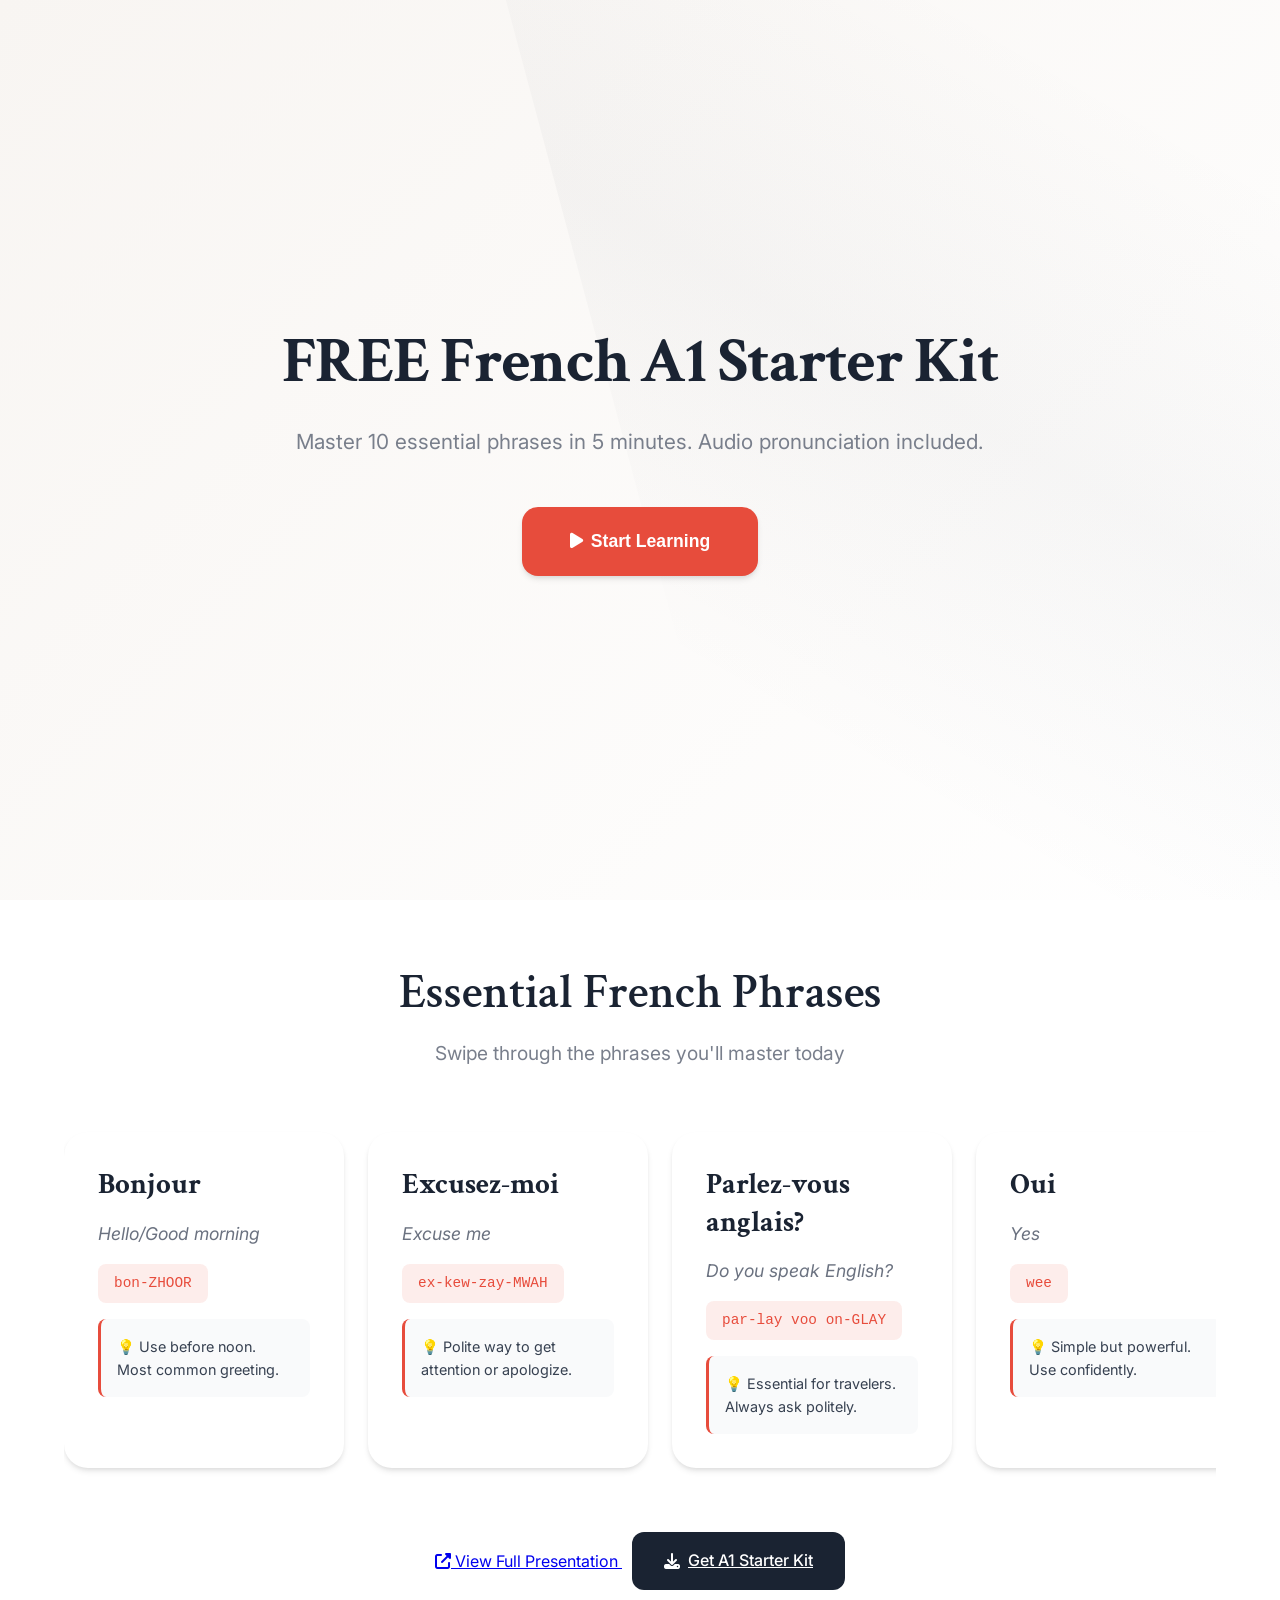
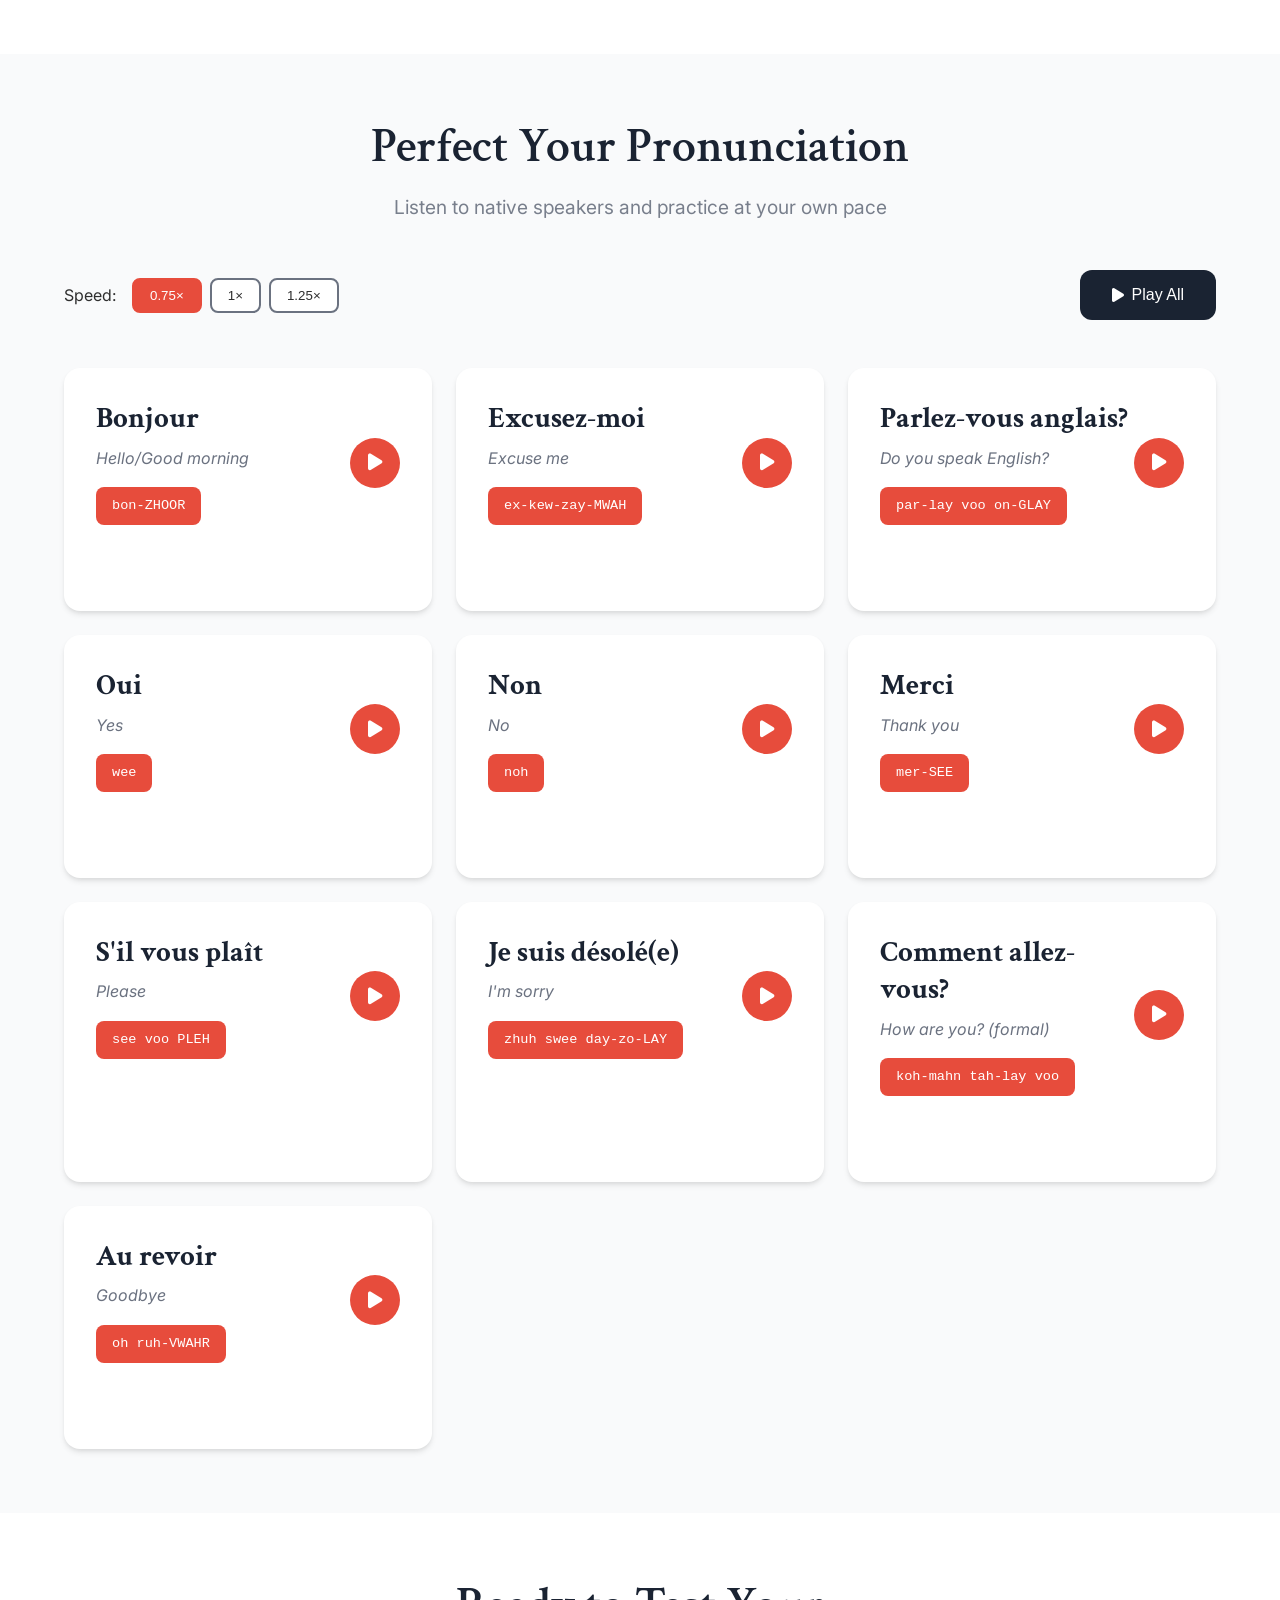
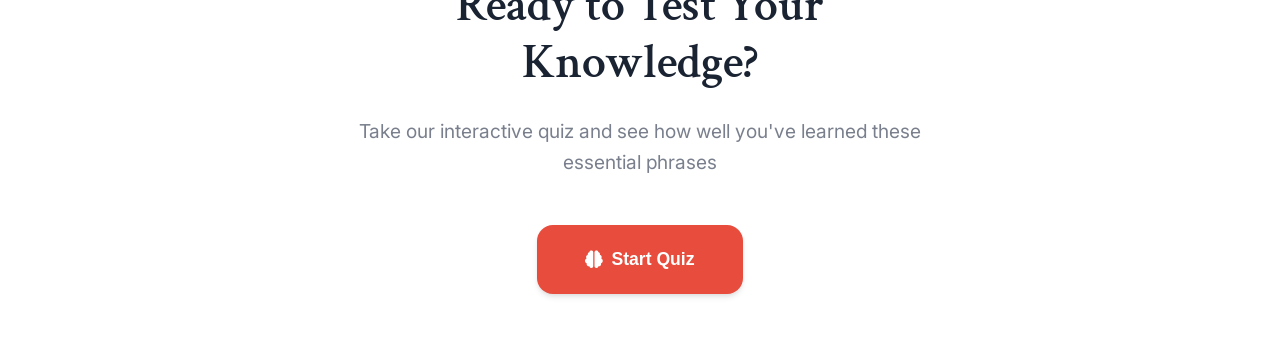
<file: index.html>
<!DOCTYPE html>
<html lang="en">
<head>
    <meta charset="UTF-8">
    <meta name="viewport" content="width=device-width, initial-scale=1.0">
    <title>FREE French A1 Starter Kit</title>
    <meta name="description" content="Master essential French phrases with our premium A1 starter kit. Audio pronunciation, interactive quiz, and native speaker guidance.">
    
    <!-- Google Fonts -->
    <link rel="preconnect" href="https://fonts.googleapis.com">
    <link rel="preconnect" href="https://fonts.gstatic.com" crossorigin>
    <link href="https://fonts.googleapis.com/css2?family=Crimson+Text:wght@400;600;700&family=Inter:wght@300;400;500;600&display=swap" rel="stylesheet">
    
    <!-- Font Awesome -->
    <link rel="stylesheet" href="https://cdnjs.cloudflare.com/ajax/libs/font-awesome/6.4.0/css/all.min.css">
    
    <!-- Styles -->
    <link rel="stylesheet" href="css/style.css">
</head>
<body>
    <!-- Section 1: Hero -->
    <section id="hero" class="hero">
        <div class="container">
            <div class="hero-content">
                <h1 class="hero-title">FREE French A1 Starter Kit</h1>
                <p class="hero-subtitle">Master 10 essential phrases in 5 minutes. Audio pronunciation included.</p>
                 <button class="cta-button" onclick="smoothScroll('audio')">
                    <i class="fas fa-play"></i>
                    Start Learning
                </a>
            </div>
        </div>
    </section>

    <!-- Section 2: Phrase Preview -->
    <section id="phrases" class="phrases">
        <div class="container">
            <div class="section-header">
                <h2>Essential French Phrases</h2>
                <p>Swipe through the phrases you'll master today</p>
            </div>
            
            <div class="phrases-container">
                <div class="phrases-scroll" id="phrasesScroll">
                    <!-- Phrase cards will be populated by JavaScript -->
                </div>
            </div>
           <div class="view-full">
     <a href="https://docs.google.com/presentation/d/1EYKOaFrOyLp6iEQu-gFcQW-xkvu78d-oqfK9H7q-Wwc/view" 
   target="_blank" 
   class="presentation-btn">
        <i class="fas fa-external-link-alt"></i>
        View Full Presentation
    </a>

    <a href="https://tally.so/r/q4OL27" class="view-full-btn" style="margin-left:10px;">
        <i class="fas fa-download"></i>
        Get A1 Starter Kit
    </a>

            </div>
        </div>
    </section>

    <!-- Section 3: Audio -->
    <section id="audio" class="audio-section">
        <div class="container">
            <div class="section-header">
                <h2>Perfect Your Pronunciation</h2>
                <p>Listen to native speakers and practice at your own pace</p>
            </div>
            
            <div class="audio-controls">
                <div class="speed-controls">
                    <label>Speed:</label>
                    <div class="speed-buttons">
                        <button class="speed-btn active" data-speed="0.75">0.75×</button>
                        <button class="speed-btn" data-speed="1">1×</button>
                        <button class="speed-btn" data-speed="1.25">1.25×</button>
                    </div>
                </div>
                
                <button class="play-all-btn" id="playAllBtn">
                    <i class="fas fa-play"></i>
                    Play All
                </button>
            </div>
            
            <div class="audio-cards" id="audioCards">
                <!-- Audio cards will be populated by JavaScript -->
            </div>
        </div>
    </section>

    <!-- Section 4: Quiz Intro -->
    <section id="quiz-intro" class="quiz-intro">
        <div class="container">
            <div class="quiz-intro-content">
                <h2>Ready to Test Your Knowledge?</h2>
                <p>Take our interactive quiz and see how well you've learned these essential phrases</p>
                <button class="cta-button" onclick="startQuiz()">
                    <i class="fas fa-brain"></i>
                    Start Quiz
                </button>
            </div>
        </div>
    </section>

    <!-- Section 5: Quiz -->
    <section id="quiz" class="quiz" style="display: none;">
        <div class="container">
            <div class="quiz-header">
                <div class="progress-bar">
                    <div class="progress-fill" id="progressFill"></div>
                </div>
                <div class="quiz-info">
                    <span class="question-number" id="questionNumber">Question 1 of 10</span>
                    <div class="stars" id="stars">
                        <i class="fas fa-star"></i>
                        <i class="fas fa-star"></i>
                        <i class="fas fa-star"></i>
                    </div>
                </div>
            </div>
            
            <div class="quiz-content">
                <div class="question-card" id="questionCard">
                    <h3 class="question-text" id="questionText"></h3>
                    <div class="answers-grid" id="answersGrid"></div>
                    <div class="feedback" id="feedback"></div>
                </div>
            </div>
        </div>
    </section>



    <!-- Section 7: Results & Monetization -->
    <section id="results" class="results" style="display: none;">
        <div class="container">
            <div class="results-content">
                <div class="score-display">
                    <div class="score-circle">
                        <span class="score-number" id="scoreNumber">0/10</span>
                        <span class="score-label">Your Score</span>
                    </div>
                    <div class="level-badge" id="levelBadge">
                        <i class="fas fa-medal"></i>
                        <span id="levelText">Beginner</span>
                    </div>
                </div>
                
                <div class="cta-section">
                   <h3>Your Level: Beginner ⚡</h3>
<p>The fastest way to improve is speaking with a real tutor</p>>
                    
                    <div class="cta-buttons">
                                                <a href="https://www.italki.com/affshare?ref=af31578286" class="cta-secondary" target="_blank">
                            <i class="fas fa-mobile-alt"></i>
                            italki → Flexible speaking practice
                        </a>
                        <a href="https://preply.sjv.io/gRRPM9" class="cta-primary" target="_blank">
                            <i class="fas fa-user-graduate"></i>
                            Preply → Structured learning
                        </a>

                    </div>
                </div>
            </div>
        </div>
    </section>

    <!-- Scripts -->
    <script src="js/script.js"></script>
</body>
</html>
</file>
<file: css/style.css>
/* CSS Custom Properties */
:root {
    /* Color Palette */
    --cream: #F8F5F2;
    --deep-navy: #1A2332;
    --french-red: #E74C3C;
    --charcoal: #2E2E2E;
    --white: #FFFFFF;
    --light-gray: #F9FAFB;
    --medium-gray: #6B7280;
    --dark-gray: #374151;
    --success: #10B981;
    --error: #EF4444;
    --warning: #F59E0B;
    
    /* Typography */
    --font-serif: 'Crimson Text', serif;
    --font-sans: 'Inter', sans-serif;
    
    /* Spacing */
    --spacing-xs: 0.5rem;
    --spacing-sm: 1rem;
    --spacing-md: 1.5rem;
    --spacing-lg: 2rem;
    --spacing-xl: 3rem;
    --spacing-2xl: 4rem;
    
    /* Border Radius */
    --radius-sm: 8px;
    --radius-md: 12px;
    --radius-lg: 16px;
    --radius-xl: 24px;
    
    /* Shadows */
    --shadow-sm: 0 1px 2px 0 rgba(0, 0, 0, 0.05);
    --shadow-md: 0 4px 6px -1px rgba(0, 0, 0, 0.1), 0 2px 4px -1px rgba(0, 0, 0, 0.06);
    --shadow-lg: 0 10px 15px -3px rgba(0, 0, 0, 0.1), 0 4px 6px -2px rgba(0, 0, 0, 0.05);
    --shadow-xl: 0 20px 25px -5px rgba(0, 0, 0, 0.1), 0 10px 10px -5px rgba(0, 0, 0, 0.04);
}

/* Global Styles */
* {
    margin: 0;
    padding: 0;
    box-sizing: border-box;
}

html {
    scroll-behavior: smooth;
}

body {
    font-family: var(--font-sans);
    line-height: 1.6;
    color: var(--charcoal);
    background-color: var(--cream);
    overflow-x: hidden;
}

.container {
    max-width: 1200px;
    margin: 0 auto;
    padding: 0 var(--spacing-md);
}

/* Typography */
h1, h2, h3 {
    font-family: var(--font-serif);
    font-weight: 600;
    line-height: 1.2;
    margin-bottom: var(--spacing-sm);
}

h1 {
    font-size: clamp(2.5rem, 5vw, 4rem);
    font-weight: 700;
}

h2 {
    font-size: clamp(2rem, 4vw, 3rem);
}

h3 {
    font-size: clamp(1.5rem, 3vw, 2rem);
}

p {
    font-size: 1.1rem;
    margin-bottom: var(--spacing-sm);
    opacity: 0.9;
}

/* Section 1: Hero */
.hero {
    min-height: 100vh;
    display: flex;
    align-items: center;
    padding: var(--spacing-2xl) 0;
    background: linear-gradient(135deg, var(--cream) 0%, var(--white) 100%);
    position: relative;
    overflow: hidden;
}

.hero::before {
    content: '';
    position: absolute;
    top: -50%;
    right: -10%;
    width: 60%;
    height: 200%;
    background: linear-gradient(45deg, transparent 30%, rgba(26, 35, 50, 0.03) 50%, transparent 70%);
    transform: rotate(-15deg);
    z-index: 1;
}

.hero-content {
    position: relative;
    z-index: 2;
    text-align: center;
    max-width: 800px;
    margin: 0 auto;
}

.hero-title {
    color: var(--deep-navy);
    margin-bottom: var(--spacing-md);
    font-weight: 700;
    letter-spacing: -0.02em;
}

.hero-subtitle {
    font-size: 1.3rem;
    color: var(--medium-gray);
    margin-bottom: var(--spacing-xl);
    font-weight: 400;
}

.cta-button {
    background: var(--french-red);
    color: var(--white);
    border: none;
    padding: var(--spacing-md) var(--spacing-xl);
    font-size: 1.1rem;
    font-weight: 600;
    border-radius: var(--radius-lg);
    cursor: pointer;
    transition: all 0.3s ease;
    display: inline-flex;
    align-items: center;
    gap: var(--spacing-xs);
    box-shadow: var(--shadow-md);
}

.cta-button:hover {
    background: #C0392B;
    transform: translateY(-2px);
    box-shadow: var(--shadow-lg);
}

/* Section 2: Phrases */
.phrases {
    padding: var(--spacing-2xl) 0;
    background: var(--white);
}

.section-header {
    text-align: center;
    margin-bottom: var(--spacing-xl);
}

.section-header h2 {
    color: var(--deep-navy);
    margin-bottom: var(--spacing-sm);
}

.section-header p {
    color: var(--medium-gray);
    font-size: 1.2rem;
}

.phrases-container {
    margin-bottom: var(--spacing-xl);
}

.phrases-scroll {
    display: flex;
    gap: var(--spacing-md);
    overflow-x: auto;
    padding: var(--spacing-sm) 0;
    scroll-behavior: smooth;
    -webkit-overflow-scrolling: touch;
}

.phrases-scroll::-webkit-scrollbar {
    height: 6px;
}

.phrases-scroll::-webkit-scrollbar-track {
    background: var(--light-gray);
    border-radius: var(--radius-sm);
}

.phrases-scroll::-webkit-scrollbar-thumb {
    background: var(--medium-gray);
    border-radius: var(--radius-sm);
}

.phrase-card {
    flex: 0 0 auto;
    width: 280px;
    background: var(--white);
    border-radius: var(--radius-xl);
    padding: var(--spacing-lg);
    box-shadow: var(--shadow-md);
    transition: all 0.3s ease;
    border: 2px solid transparent;
}

.phrase-card:hover {
    transform: translateY(-4px);
    box-shadow: var(--shadow-xl);
    border-color: var(--french-red);
}

.phrase-french {
    font-family: var(--font-serif);
    font-size: 1.8rem;
    font-weight: 700;
    color: var(--deep-navy);
    margin-bottom: var(--spacing-sm);
    line-height: 1.3;
}

.phrase-english {
    font-size: 1.1rem;
    color: var(--medium-gray);
    margin-bottom: var(--spacing-sm);
    font-style: italic;
}

.phrase-phonetic {
    font-size: 0.9rem;
    color: var(--french-red);
    background: rgba(231, 76, 60, 0.1);
    padding: var(--spacing-xs) var(--spacing-sm);
    border-radius: var(--radius-sm);
    display: inline-block;
    margin-bottom: var(--spacing-sm);
    font-family: monospace;
}

.phrase-tip {
    font-size: 0.9rem;
    color: var(--dark-gray);
    background: var(--light-gray);
    padding: var(--spacing-sm);
    border-radius: var(--radius-sm);
    border-left: 3px solid var(--french-red);
}

.view-full {
    text-align: center;
}

.view-full-btn {
    background: var(--deep-navy);
    color: var(--white);
    border: none;
    padding: var(--spacing-sm) var(--spacing-lg);
    font-size: 1rem;
    font-weight: 500;
    border-radius: var(--radius-md);
    cursor: pointer;
    transition: all 0.3s ease;
    display: inline-flex;
    align-items: center;
    gap: var(--spacing-xs);
}

.view-full-btn:hover {
    background: #0F172A;
    transform: translateY(-1px);
}

/* Section 3: Audio */
.audio-section {
    padding: var(--spacing-2xl) 0;
    background: var(--light-gray);
}

.audio-controls {
    display: flex;
    justify-content: space-between;
    align-items: center;
    margin-bottom: var(--spacing-xl);
    flex-wrap: wrap;
    gap: var(--spacing-md);
}

.speed-controls {
    display: flex;
    align-items: center;
    gap: var(--spacing-sm);
}

.speed-buttons {
    display: flex;
    gap: var(--spacing-xs);
}

.speed-btn {
    background: var(--white);
    border: 2px solid var(--medium-gray);
    color: var(--charcoal);
    padding: var(--spacing-xs) var(--spacing-sm);
    border-radius: var(--radius-sm);
    cursor: pointer;
    transition: all 0.3s ease;
    font-weight: 500;
}

.speed-btn:hover,
.speed-btn.active {
    background: var(--french-red);
    border-color: var(--french-red);
    color: var(--white);
}

.play-all-btn {
    background: var(--deep-navy);
    color: var(--white);
    border: none;
    padding: var(--spacing-sm) var(--spacing-lg);
    font-size: 1rem;
    font-weight: 500;
    border-radius: var(--radius-md);
    cursor: pointer;
    transition: all 0.3s ease;
    display: inline-flex;
    align-items: center;
    gap: var(--spacing-xs);
}

.play-all-btn:hover {
    background: var(--charcoal);
    transform: translateY(-1px);
}

.audio-cards {
    display: grid;
    grid-template-columns: repeat(auto-fit, minmax(300px, 1fr));
    gap: var(--spacing-md);
}

.audio-card {
    background: var(--white);
    border-radius: var(--radius-lg);
    padding: var(--spacing-lg);
    box-shadow: var(--shadow-md);
    transition: all 0.3s ease;
}

.audio-card:hover {
    box-shadow: var(--shadow-lg);
}

.audio-header {
    display: flex;
    justify-content: space-between;
    align-items: center;
    margin-bottom: var(--spacing-md);
}

.audio-content {
    display: flex;
    justify-content: space-between;
    align-items: center;
    margin-bottom: var(--spacing-md);
}

.phrase-info {
    flex: 1;
}

.phrase-french-large {
    font-family: var(--font-serif);
    font-size: 1.8rem;
    font-weight: 700;
    color: var(--deep-navy);
    margin-bottom: var(--spacing-xs);
    line-height: 1.3;
}

.phrase-english-small {
    font-size: 1rem;
    color: var(--medium-gray);
    font-style: italic;
    margin-bottom: var(--spacing-sm);
}

.phonetic-badge {
    background: var(--french-red);
    color: var(--white);
    padding: var(--spacing-xs) var(--spacing-sm);
    border-radius: var(--radius-sm);
    font-size: 0.85rem;
    font-weight: 500;
    display: inline-block;
    font-family: monospace;
}



.play-btn {
    background: var(--french-red);
    color: var(--white);
    border: none;
    width: 50px;
    height: 50px;
    border-radius: 50%;
    cursor: pointer;
    transition: all 0.3s ease;
    display: flex;
    align-items: center;
    justify-content: center;
    font-size: 1.2rem;
}

.play-btn:hover {
    background: #C0392B;
    transform: scale(1.05);
}

.play-btn.playing {
    background: var(--success);
}

.audio-visualizer {
    display: flex;
    align-items: center;
    justify-content: center;
    gap: 3px;
    height: 30px;
    margin-top: var(--spacing-sm);
}

.audio-bar {
    width: 4px;
    background: var(--french-red);
    border-radius: 2px;
    animation: audioWave 1s ease-in-out infinite;
}

.audio-bar:nth-child(2) {
    animation-delay: 0.1s;
}

.audio-bar:nth-child(3) {
    animation-delay: 0.2s;
}

.audio-bar:nth-child(4) {
    animation-delay: 0.3s;
}

.audio-bar:nth-child(5) {
    animation-delay: 0.4s;
}

@keyframes audioWave {
    0%, 100% {
        height: 8px;
    }
    50% {
        height: 20px;
    }
}

/* Quiz Intro */
.quiz-intro {
    padding: var(--spacing-2xl) 0;
    background: var(--white);
    text-align: center;
}

.quiz-intro-content {
    max-width: 600px;
    margin: 0 auto;
}

.quiz-intro h2 {
    color: var(--deep-navy);
    margin-bottom: var(--spacing-md);
}

.quiz-intro p {
    color: var(--medium-gray);
    font-size: 1.2rem;
    margin-bottom: var(--spacing-xl);
}

/* Quiz Section */
.quiz {
    padding: var(--spacing-2xl) 0;
    background: var(--light-gray);
    min-height: 70vh;
}

.quiz-header {
    margin-bottom: var(--spacing-xl);
}

.progress-bar {
    background: var(--white);
    height: 8px;
    border-radius: var(--radius-sm);
    overflow: hidden;
    margin-bottom: var(--spacing-md);
}

.progress-fill {
    background: var(--french-red);
    height: 100%;
    width: 0%;
    transition: width 0.5s ease;
    border-radius: var(--radius-sm);
}

.quiz-info {
    display: flex;
    justify-content: space-between;
    align-items: center;
    flex-wrap: wrap;
    gap: var(--spacing-sm);
}

.question-number {
    font-weight: 600;
    color: var(--deep-navy);
    font-size: 1.1rem;
}

.stars {
    display: flex;
    gap: var(--spacing-xs);
}

.stars i {
    color: var(--warning);
    font-size: 1.2rem;
}

.question-card {
    background: var(--white);
    border-radius: var(--radius-xl);
    padding: var(--spacing-xl);
    box-shadow: var(--shadow-lg);
    max-width: 800px;
    margin: 0 auto;
}

.question-text {
    color: var(--deep-navy);
    margin-bottom: var(--spacing-xl);
    text-align: center;
}

.answers-grid {
    display: grid;
    grid-template-columns: repeat(auto-fit, minmax(250px, 1fr));
    gap: var(--spacing-md);
    margin-bottom: var(--spacing-lg);
}

.answer-btn {
    background: var(--light-gray);
    border: 2px solid transparent;
    color: var(--charcoal);
    padding: var(--spacing-lg);
    border-radius: var(--radius-lg);
    cursor: pointer;
    transition: all 0.3s ease;
    font-size: 1.1rem;
    font-weight: 500;
    text-align: left;
}

.answer-btn:hover {
    background: var(--cream);
    border-color: var(--medium-gray);
}

.answer-btn.correct {
    background: var(--success);
    color: var(--white);
    border-color: var(--success);
}

.answer-btn.incorrect {
    background: var(--error);
    color: var(--white);
    border-color: var(--error);
}

.feedback {
    text-align: center;
    padding: var(--spacing-md);
    border-radius: var(--radius-md);
    margin-top: var(--spacing-md);
    font-weight: 600;
}

.feedback.correct {
    background: rgba(16, 185, 129, 0.1);
    color: var(--success);
}

.feedback.incorrect {
    background: rgba(239, 68, 68, 0.1);
    color: var(--error);
}


/* Results Section */
.results {
    padding: var(--spacing-2xl) 0;
    background: var(--white);
}

.results-content {
    max-width: 800px;
    margin: 0 auto;
    text-align: center;
}

.score-display {
    display: flex;
    justify-content: center;
    align-items: center;
    gap: var(--spacing-xl);
    margin-bottom: var(--spacing-xl);
    flex-wrap: wrap;
}

.score-circle {
    background: var(--light-gray);
    border-radius: 50%;
    width: 150px;
    height: 150px;
    display: flex;
    flex-direction: column;
    align-items: center;
    justify-content: center;
    box-shadow: var(--shadow-md);
}

.score-number {
    font-family: var(--font-serif);
    font-size: 2.5rem;
    font-weight: 700;
    color: var(--deep-navy);
    margin-bottom: var(--spacing-xs);
}

.score-label {
    font-size: 1rem;
    color: var(--medium-gray);
    font-weight: 500;
}

.level-badge {
    background: var(--french-red);
    color: var(--white);
    padding: var(--spacing-md) var(--spacing-lg);
    border-radius: var(--radius-lg);
    display: flex;
    align-items: center;
    gap: var(--spacing-sm);
    font-weight: 600;
    box-shadow: var(--shadow-md);
}

.cta-section {
    background: var(--light-gray);
    border-radius: var(--radius-xl);
    padding: var(--spacing-xl);
    margin-top: var(--spacing-xl);
}

.cta-section h3 {
    color: var(--deep-navy);
    margin-bottom: var(--spacing-md);
}

.cta-section p {
    color: var(--medium-gray);
    margin-bottom: var(--spacing-xl);
}

.cta-buttons {
    display: flex;
    gap: var(--spacing-md);
    justify-content: center;
    flex-wrap: wrap;
}

.cta-primary,
.cta-secondary {
    padding: var(--spacing-md) var(--spacing-lg);
    border-radius: var(--radius-md);
    text-decoration: none;
    font-weight: 600;
    transition: all 0.3s ease;
    display: inline-flex;
    align-items: center;
    gap: var(--spacing-xs);
}

.cta-primary {
    background: var(--french-red);
    color: var(--white);
    box-shadow: var(--shadow-md);
}

.cta-primary:hover {
    background: #C0392B;
    transform: translateY(-2px);
    box-shadow: var(--shadow-lg);
}

.cta-secondary {
    background: var(--deep-navy);
    color: var(--white);
    box-shadow: var(--shadow-md);
}

.cta-secondary:hover {
    background: var(--charcoal);
    transform: translateY(-2px);
    box-shadow: var(--shadow-lg);
}


/* Responsive Design */
@media (max-width: 768px) {
    .container {
        padding: 0 var(--spacing-sm);
    }
    
    .hero-title {
        font-size: 2.5rem;
    }
    
    .hero-subtitle {
        font-size: 1.1rem;
    }
    
    .audio-controls {
        flex-direction: column;
        align-items: stretch;
    }
    
    .speed-controls {
        justify-content: center;
    }
    
    .audio-cards {
        grid-template-columns: 1fr;
    }
    
    .phrase-card {
        width: 260px;
    }
    
    .answers-grid {
        grid-template-columns: 1fr;
    }
    
    .score-display {
        flex-direction: column;
        gap: var(--spacing-md);
    }
    
    .cta-buttons {
        flex-direction: column;
        align-items: center;
    }
    
    .modal-content {
        width: 95%;
        height: 85vh;
        margin: 2.5% auto;
    }
}

@media (max-width: 480px) {
    .hero-title {
        font-size: 2rem;
    }
    
    .section-header h2 {
        font-size: 1.8rem;
    }
    
    .phrase-card {
        width: 240px;
        padding: var(--spacing-md);
    }
    
    .phrase-french {
        font-size: 1.5rem;
    }
    
    .question-card {
        padding: var(--spacing-lg);
    }
    
    .score-circle {
        width: 120px;
        height: 120px;
    }
    
    .score-number {
        font-size: 2rem;
    }
}

/* Utility Classes */
.hidden {
    display: none !important;
}

.text-center {
    text-align: center;
}

.mb-1 {
    margin-bottom: var(--spacing-sm);
}

.mb-2 {
    margin-bottom: var(--spacing-md);
}

.mb-3 {
    margin-bottom: var(--spacing-lg);
}
</file>
